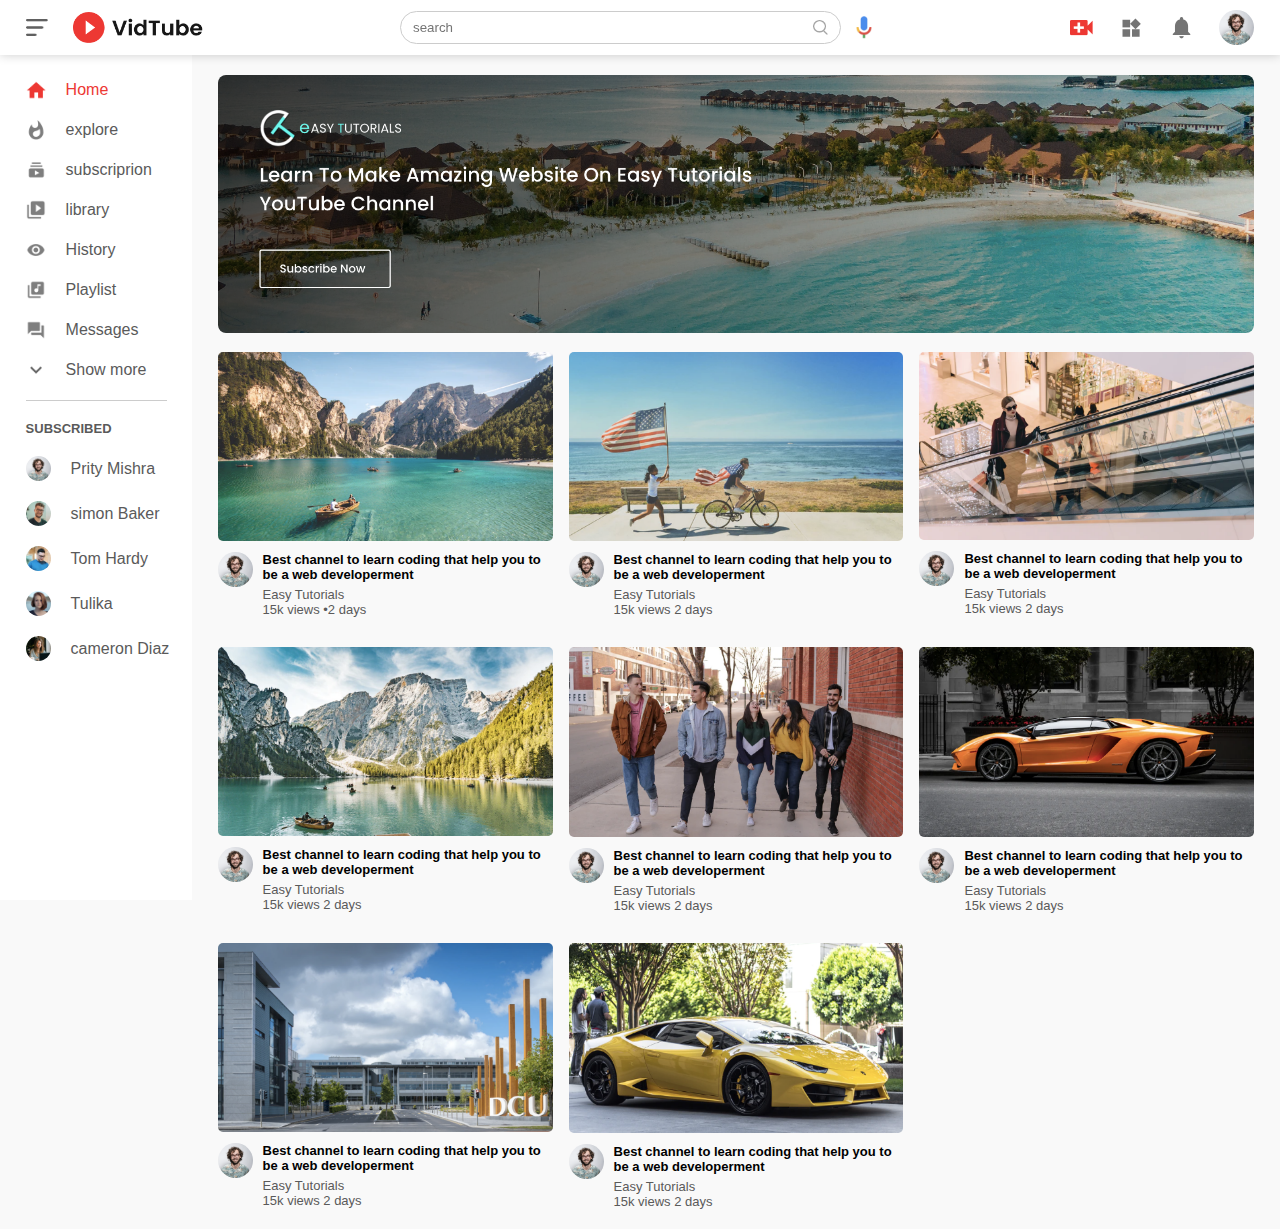
<file: index.html>
<!DOCTYPE html>
<html lang="en">

<head>
    <meta charset="UTF-8">
    <meta http-equiv="X-UA-Compatible" content="IE=edge">
    <meta name="viewport" content="width=device-width, initial-scale=1.0">
    <title>youtube clone</title>
    <link rel="stylesheet" href="style.css">

</head>

<body>

    <nav class="flex-div">
        <div class="nav-left flex-div">

            <img src="images/menu.png" class="menu-icon">
            <img src="images/logo.png" class="logo">
        </div>
        <div class="nav-middle flex-div">
            <div class="search-box flex-div">
                <input type="text" placeholder="search">
                <img src="images/search.png">

            </div>
            <img src="images/voice-search.png" class="mic-iocn">

        </div>
        <div class="nav-right flex-div">
            <img src="images/upload.png">
            <img src="images/more.png">
            <img src="images/notification.png">
            <img src="images/Jack.png" class="user-icon">
    </nav>


    <!------------sidebar -------------->

    <div class="sidebar">
        <div class="shortcut-links">
            <a href=""><img src="images/home.png">
                <p>Home</p>
            </a>
            <a href=""><img src="images/explore.png">
                <p>explore</p>
            </a>
            <a href=""><img src="images/subscriprion.png">
                <p>subscriprion</p>
            </a>
            <a href=""><img src="images/library.png">
                <p>library</p>
            </a>
            <a href=""><img src="images/history.png">
                <p>History</p>
            </a>
            <a href=""><img src="images/playlist.png">
                <p>Playlist</p>
            </a>
            <a href=""><img src="images/messages.png">
                <p>Messages</p>
            </a>
            <a href=""><img src="images/show-more.png">
                <p>Show more</p>
            </a>
            <hr>

        </div>
        <div class="subscribed-list">
            <h3>SUBSCRIBED</h3>
            <a href=""><img src="images/Jack.png">
                <p>Prity Mishra</p>
            </a>
            <a href=""><img src="images/simon.png">
                <p>simon Baker</p>
            </a>
            <a href=""><img src="images/tom.png">
                <p>Tom Hardy</p>
            </a>
            <a href=""><img src="images/megan.png">
                <p>Tulika</p>
            </a>
            <a href=""><img src="images/cameron.png">
                <p>cameron Diaz</p>
            </a>
        </div>

    </div>

    <!-- main -->
    <div class="container">
        <div class="banner">
            <img src="images/banner.png">

        </div>
        <div class="list-container">
            <div class="vid-list">
                <a href="play-video.html"><img src="images/thumbnail1.png" class="thumbnail"></a>
                <div class="flex-div">
                    <img src="images/Jack.png">
                    <div class="vid-info">
                        <a href="">Best channel to learn coding that help  you to be a web developerment</a>
                        <p>Easy Tutorials</p>
                        <p>15k views &bull;2 days</p>
                    </div>
                </div>
            </div>
            <div class="vid-list">
                <a href="play-video.html"><img src="images/thumbnail2.png" class="thumbnail"></a>
                <div class="flex-div">
                    <img src="images/Jack.png">
                    <div class="vid-info">
                        <a href="">Best channel to learn coding that help  you to be a web developerment</a>
                        <p>Easy Tutorials</p>
                        <p>15k views 2 days</p>
                    </div>
                </div>
            </div>
            <div class="vid-list">
                <a href="play-video.html"><img src="images/thumbnail3.png" class="thumbnail"></a>
                <div class="flex-div">
                    <img src="images/Jack.png">
                    <div class="vid-info">
                        <a href="">Best channel to learn coding that help  you to be a web developerment</a>
                        <p>Easy Tutorials</p>
                        <p>15k views 2 days</p>
                    </div>
                </div>
            </div>
            <div class="vid-list">
                <a href="play-video.html"><img src="images/thumbnail4.png" class="thumbnail"></a>

                <div class="flex-div">
                    <img src="images/Jack.png">
                    <div class="vid-info">
                        <a href="">Best channel to learn coding that help  you to be a web developerment</a>
                        <p>Easy Tutorials</p>
                        <p>15k views 2 days</p>
                    </div>
                </div>
            </div>
            <div class="vid-list">
                <a href=""><img src="images/thumbnail5.png" class="thumbnail"></a>
                <div class="flex-div">
                    <img src="images/Jack.png">
                    <div class="vid-info">
                        <a href="">Best channel to learn coding that help  you to be a web developerment</a>
                        <p>Easy Tutorials</p>
                        <p>15k views 2 days</p>
                    </div>
                </div>
            </div>
            <div class="vid-list">
                <a href=""><img src="images/thumbnail6.png" class="thumbnail"></a>
                <div class="flex-div">
                    <img src="images/Jack.png">
                    <div class="vid-info">
                        <a href="">Best channel to learn coding that help  you to be a web developerment</a>
                        <p>Easy Tutorials</p>
                        <p>15k views 2 days</p>
                    </div>
                </div>
            </div>
            <div class="vid-list">
                <a href=""><img src="images/thumbnail7.png" class="thumbnail"></a>
                <div class="flex-div">
                    <img src="images/Jack.png">
                    <div class="vid-info">
                        <a href="">Best channel to learn coding that help  you to be a web developerment</a>
                        <p>Easy Tutorials</p>
                        <p>15k views 2 days</p>
                    </div>
                </div>
            </div>
            <div class="vid-list">
                <a href=""><img src="images/thumbnail8.png" class="thumbnail"></a>
                <div class="flex-div">
                    <img src="images/Jack.png">
                    <div class="vid-info">
                        <a href="">Best channel to learn coding that help  you to be a web developerment</a>
                        <p>Easy Tutorials</p>
                        <p>15k views 2 days</p>
                    </div>
                </div>
            </div>
        </div>





        <script src="script.js"></script>
</body>

</html>
</file>
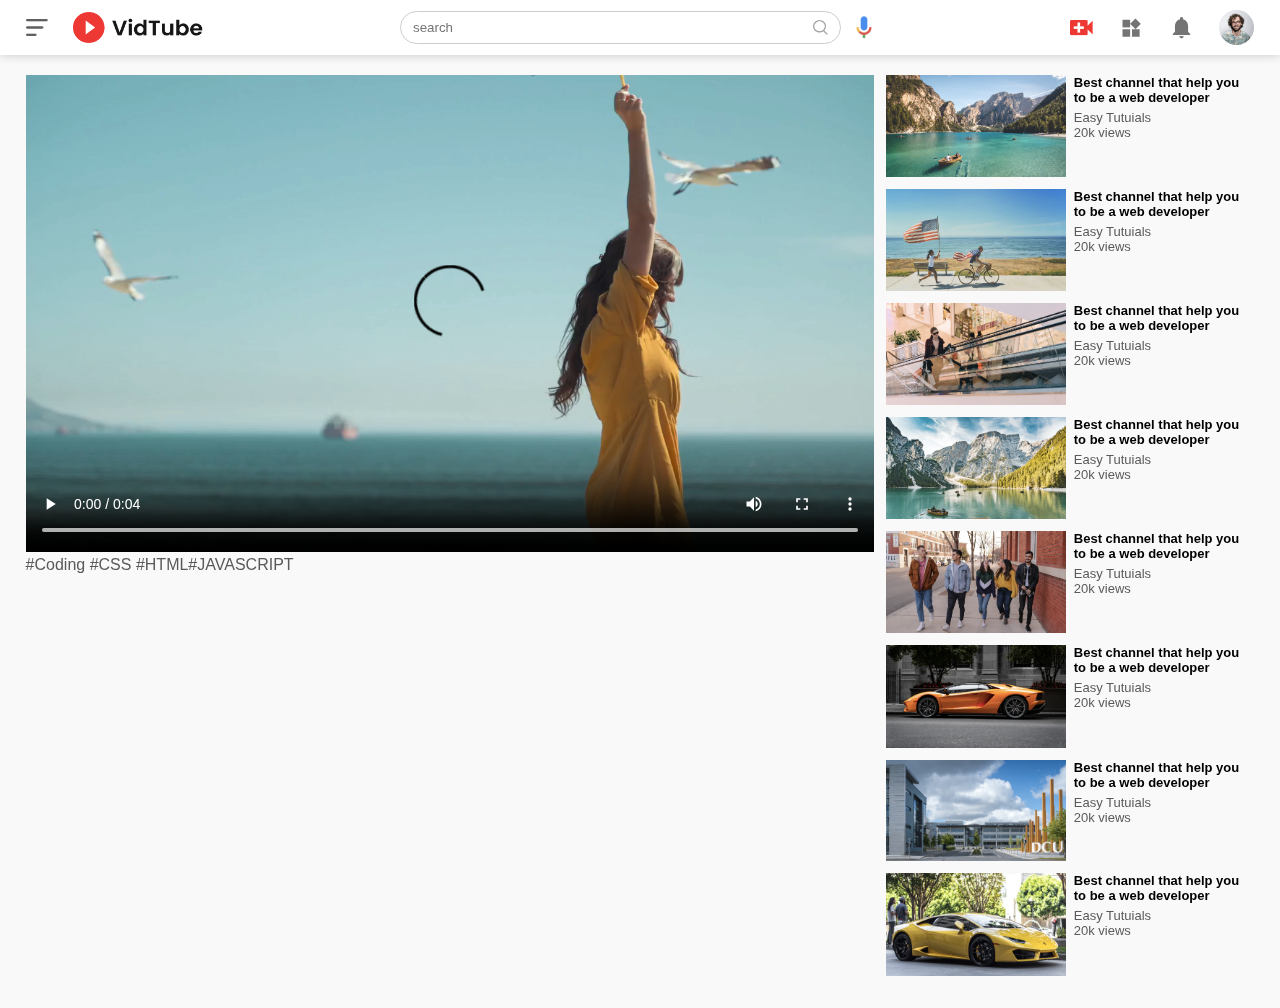
<file: play-video.html>
<!DOCTYPE html>
<html lang="en">

<head>
    <meta charset="UTF-8">
    <meta http-equiv="X-UA-Compatible" content="IE=edge">
    <meta name="viewport" content="width=device-width, initial-scale=1.0">
    <title>Play video - youtube channel</title>
    <link rel="stylesheet" href="style.css">
</head>

<body>
    <nav class="flex-div">
        <div class="nav-left flex-div">

            <img src="images/menu.png" class="menu-icon">
            <img src="images/logo.png" class="logo">
        </div>
        <div class="nav-middle flex-div">
            <div class="search-box flex-div">
                <input type="text" placeholder="search">
                <img src="images/search.png">

            </div>
            <img src="images/voice-search.png" class="mic-iocn">

        </div>
        <div class="nav-right flex-div">
            <img src="images/upload.png">
            <img src="images/more.png">
            <img src="images/notification.png">
            <img src="images/Jack.png" class="user-icon">
    </nav>
    <div class="container play-container">
        <div class="row">
            <div class="play-video">
                <video controls autoplay>
                    <source src="images/video.mp4"type="video/mp4">
                </video>
                <div class="tags">
                    <a href="">#Coding</a> <a href="">#CSS</a> <a href="">#HTML</a><a href="">#JAVASCRIPT</a>
                </div>
            </div>
            <div class="right-sidebar">
                <div class="side-video-list">
                    <a href="" class="small-thumbnail"><img src="images/thumbnail1.png"></a>

                    <div class="vid-info">
                        <a href="">Best channel that help you to be a web developer</a>
                        <p>Easy Tutuials</p>
                        <p>20k views</p>
                    </div>
                </div>
                <div class="side-video-list">
                    <a href="" class="small-thumbnail"><img src="images/thumbnail2.png"></a>

                    <div class="vid-info">
                        <a href="">Best channel that help you to be a web developer</a>
                        <p>Easy Tutuials</p>
                        <p>20k views</p>
                    </div>
                </div>
                <div class="side-video-list">
                    <a href="" class="small-thumbnail"><img src="images/thumbnail3.png"></a>

                    <div class="vid-info">
                        <a href="">Best channel that help you to be a web developer</a>
                        <p>Easy Tutuials</p>
                        <p>20k views</p>
                    </div>
                </div>
                <div class="side-video-list">
                    <a href="" class="small-thumbnail"><img src="images/thumbnail4.png"></a>

                    <div class="vid-info">
                        <a href="">Best channel that help you to be a web developer</a>
                        <p>Easy Tutuials</p>
                        <p>20k views</p>
                    </div>
                </div>
                <div class="side-video-list">
                    <a href="" class="small-thumbnail"><img src="images/thumbnail5.png"></a>

                    <div class="vid-info">
                        <a href="">Best channel that help you to be a web developer</a>
                        <p>Easy Tutuials</p>
                        <p>20k views</p>
                    </div>
                </div>
                <div class="side-video-list">
                    <a href="" class="small-thumbnail"><img src="images/thumbnail6.png"></a>

                    <div class="vid-info">
                        <a href="">Best channel that help you to be a web developer</a>
                        <p>Easy Tutuials</p>
                        <p>20k views</p>
                    </div>
                </div>
                <div class="side-video-list">
                    <a href="" class="small-thumbnail"><img src="images/thumbnail7.png"></a>

                    <div class="vid-info">
                        <a href="">Best channel that help you to be a web developer</a>
                        <p>Easy Tutuials</p>
                        <p>20k views</p>
                    </div>
                </div>
                <div class="side-video-list">
                    <a href="" class="small-thumbnail"><img src="images/thumbnail8.png"></a>

                    <div class="vid-info">
                        <a href="">Best channel that help you to be a web developer</a>
                        <p>Easy Tutuials</p>
                        <p>20k views</p>
                    </div>
                </div>


            </div>
        </div>
    </div>

</body>

</html>
</file>
<file: style.css>
* {
    margin: 0;
    padding: 0;
    font-family: 'poppins', sans-serif;
    box-sizing: border-box;
}

a {
    text-decoration: none;
    color: #5a5a5a;
}

img {
    cursor: pointer;
}

.flex-div {
    display: flex;
    align-items: center;
}

nav {
    padding: 10px 2%;
    justify-content: space-between;
    box-shadow: 0 0 10px rgba(0, 0, 0, 0.2);
    background: #fff;
    position: sticky;
    top: 0;
    z-index: 10;
}

.nav-right img {
    width: 25px;
    margin-right: 25px;
}

.nav-right .user-icon {
    width: 35px;
    border-radius: 50%;
    margin-right: 0;
}

.nav-left .menu-icon {
    width: 22px;
    margin-right: 25px;
}

.nav-left .logo {
    width: 130px;
}

.nav-middle .mic-iocn {
    width: 16px;
}

.nav-middle .search-box {
    border: 1px solid #ccc;
    margin-right: 15px;
    padding: 8px 12px;
    border-radius: 25px;
}

.nav-middle .search-box input {
    width: 400px;
    border: 0;
    outline: 0;
    background: transparent;
}

.nav-middle .search-box img {
    width: 15px;
}


/* sidebar */

.sidebar {
    background: #fff;
    width: 15%;
    height: 100vh;
    position: fixed;
    top: 0;
    padding-left: 2%;
    padding-top: 80px;
}

.shortcut-links a img {
    width: 20px;
    margin-right: 20px;
}

.shortcut-links a {
    display: flex;
    align-items: center;
    margin-bottom: 20px;
    width: fit-content;
    flex-wrap: wrap;
}

.shortcut-links a:first-child {
    color: #ed3833;
}

.sidebar hr {
    border: 0;
    height: 1px;
    background: #ccc;
    width: 85%;
}

.subscribed-list h3 {
    font-size: 13px;
    margin: 20px 0;
    color: #5a5a5a;
}

.subscribed-list a {
    display: flex;
    align-items: center;
    margin-bottom: 20px;
    width: fit-content;
    flex-wrap: wrap;
}

.subscribed-list a img {
    width: 25px;
    border-radius: 50%;
    margin-right: 20px;
}

.small-sidebar {
    width: 5%;
}

.small-sidebar a p {
    display: none;
}

.small-sidebar h3 {
    display: none;
}

.small-sidebar hr {
    width: 50%;
    margin-bottom: 25px;
}


/* main */

.container {
    background: #f9f9f9;
    padding-left: 17%;
    padding-right: 2%;
    padding-top: 20px;
    padding-bottom: 20px;
}

.large-container {
    padding-left: 7%;
}

.banner {
    width: 100%;
}

.banner img {
    width: 100%;
    border-radius: 8px;
}

.list-container {
    display: grid;
    grid-template-columns: repeat(auto-fit, minmax(250px, 1fr));
    grid-column-gap: 16px;
    grid-row-gap: 30px;
    margin-top: 15px;
}

.vid-list .thumbnail {
    width: 100%;
    border-radius: 5px;
}

.vid-list .flex-div {
    align-items: flex-start;
    margin-top: 7px;
}

.vid-list .flex-div img {
    width: 35px;
    margin-right: 10px;
    border-radius: 50%;
}

.vid-info {
    color: #5a5a5a;
    font-size: 13px;
}

.vid-info a {
    color: #000;
    font-weight: 600;
    display: block;
    margin-bottom: 5px;
}

@media (max-width: 900px) {
    .menu-icon {
        display: none;
    }
    .sidebar {
        display: none;
    }
    .container,
    .large-container {
        padding-left: 5%;
        padding-right: 5%;
    }
    .nav-right img {
        display: none;
    }
    .nav-right .user-icon {
        display: block;
        width: 30px;
    }
    .nav-middle .search-box input {
        width: 100px;
    }
    .nav-middle .mic-iocn {
        display: none;
    }
    .logo {
        width: 90px;
    }
}


/* play video page */

.play-container {
    padding-left: 2%;
}

.row {
    display: flex;
    justify-content: space-between;
    flex-wrap: wrap;
}

.play-video {
    flex-basis: 69%;
}

.right-sidebar {
    flex-basis: 30%;
}

.play-video video {
    width: 100%;
}

.side-video-list {
    display: flex;
    justify-content: space-between;
    margin-bottom: 8px;
}

.side-video-list img {
    width: 100%;
}

.side-video-list img {
    width: 100%;
}

.side-video-list .small-thumbnail {
    flex-basis: 49%;
}

.side-video-list .vid-info {
    flex-basis: 49%;
}
</file>
